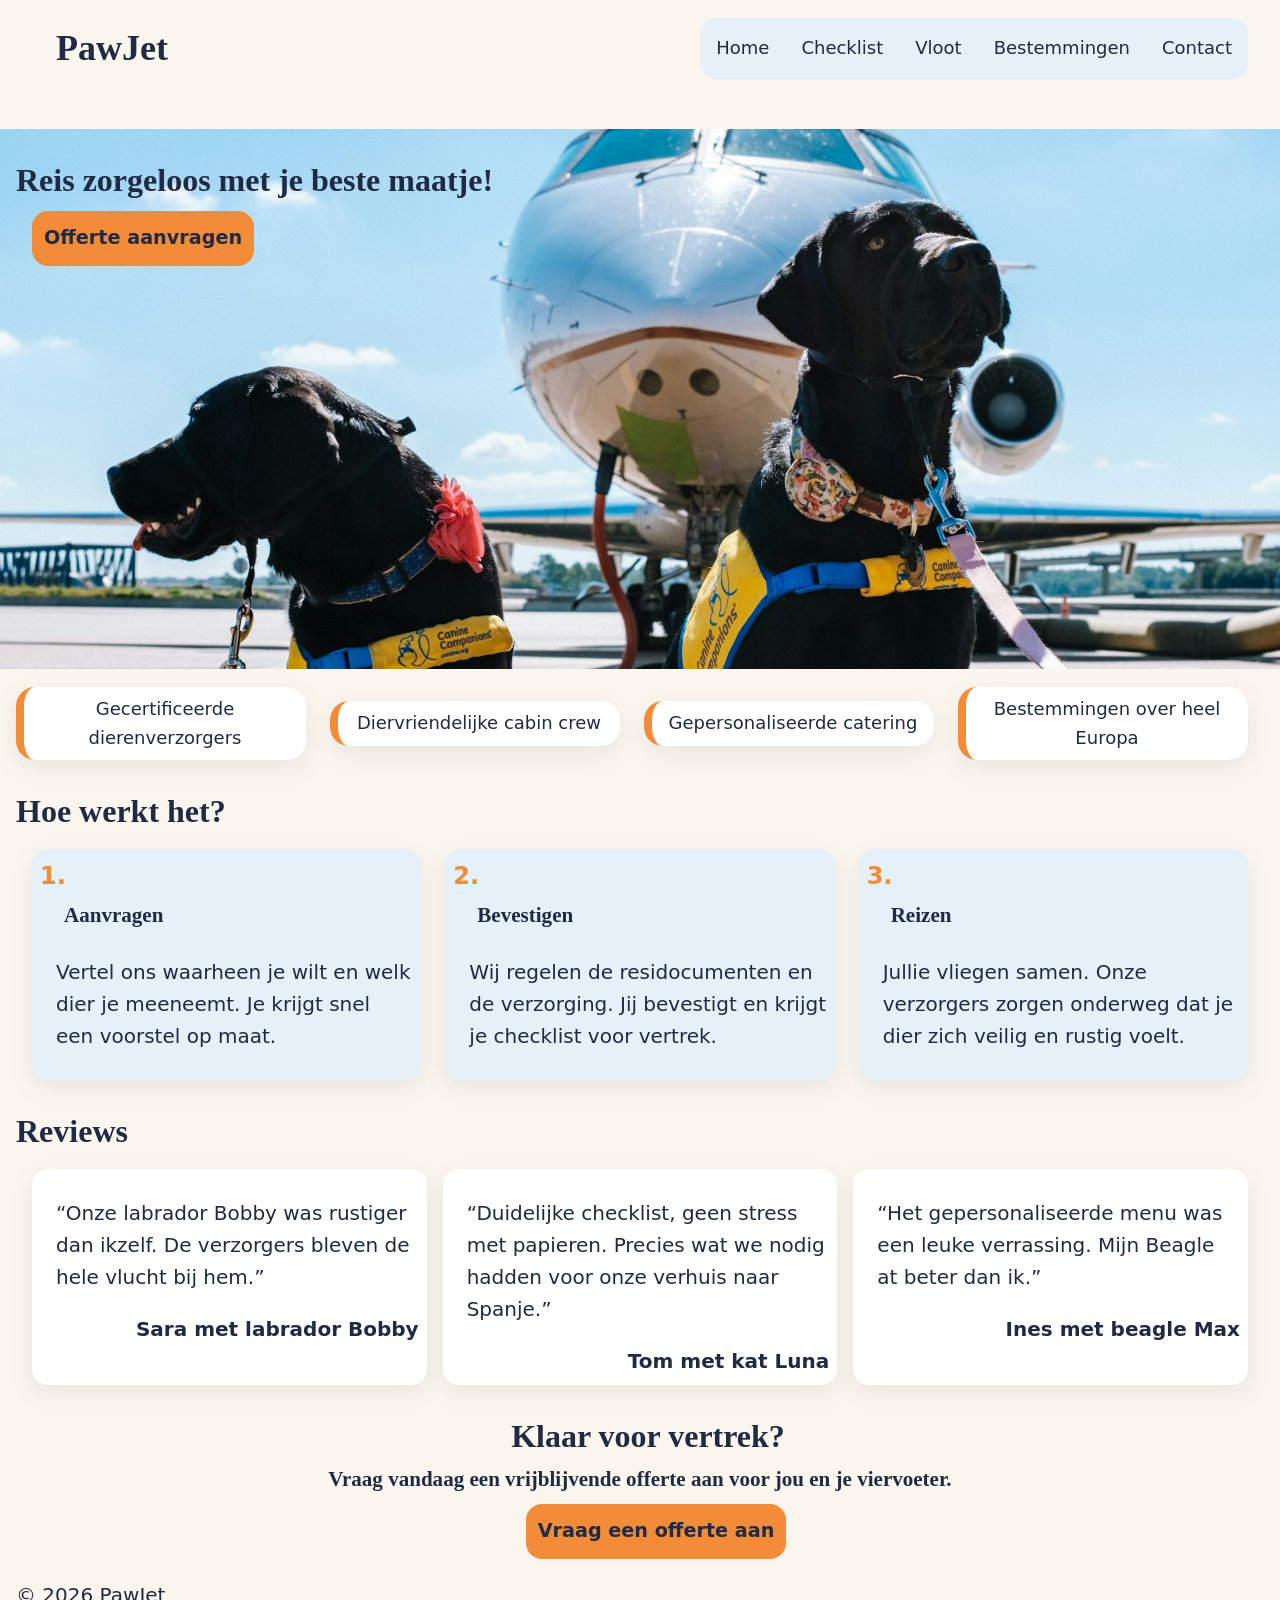
<file: index.html>
<!DOCTYPE html>
<html lang="nl">
<head>
    <meta charset="UTF-8">
    <meta name="viewport" content="width=device-width, initial-scale=1.0">
    <title>PawJet | Private jets for pets</title>
    <link rel="stylesheet" href="stylesheet.css">
</head>
<body>
    <header class="site-header">
        <h1> <a class="logo" href="index.html">PawJet</a></h1>
        <ul class="nav-lijst">
            <li><a href="index.html">Home</a></li>
            <li><a href="checklist.html">Checklist</a></li>
            <li><a href="vloot.html">Vloot</a></li>
            <li><a href="bestemmingen.html">Bestemmingen</a></li>
            <li><a href="contact.html">Contact</a></li>
        </ul>
    </header>
    <main>
        <section class="index-intro">
            <h2 class="section-tittel">Reis zorgeloos met je beste maatje!</h2>
            <a class="offerte-knop" href="contact.html">Offerte aanvragen</a>
        </section>

        <section class="index-voordelen">
            <ul>
                <li>Gecertificeerde dierenverzorgers</li>
                <li>Diervriendelijke cabin crew</li>
                <li>Gepersonaliseerde catering</li>
                <li>Bestemmingen over heel Europa</li>
            </ul>
        </section>

        <section class="index-werking">
            <h2 class="section-tittel">Hoe werkt het?</h2>
            <ol>
                <li>
                    <h3 class="werking-stap">Aanvragen</h3>
                    <p>Vertel ons waarheen je wilt en welk dier je meeneemt. Je krijgt snel een voorstel op maat.</p>
                </li>
                <li>
                    <h3 class="werking-stap">Bevestigen</h3>
                    <p>Wij regelen de residocumenten en de verzorging. Jij bevestigt en krijgt je checklist voor vertrek.</p>
                </li>
                <li>
                    <h3 class="werking-stap">Reizen</h3>
                    <p>Jullie vliegen samen. Onze verzorgers zorgen onderweg dat je dier zich veilig en rustig voelt.</p>
                </li>
            </ol>
        </section>

        <section class="index-beoordelingen">
            <h2 class="section-tittel">Reviews</h2>
            <ul>
                <li>
                    <p class="beoordeling">“Onze labrador Bobby was rustiger dan ikzelf. De verzorgers bleven de hele vlucht bij hem.”</p>
                    <p class="beoordeler">Sara met labrador Bobby</p>
                </li>
                <li>
                    <p class="beoordeling">“Duidelijke checklist, geen stress met papieren. Precies wat we nodig hadden voor onze verhuis naar Spanje.”</p>
                    <p class="beoordeler">Tom met kat Luna</p>
                </li>
                <li>
                    <p class="beoordeling">“Het gepersonaliseerde menu was een leuke verrassing. Mijn Beagle at beter dan ik.”</p>
                    <p class="beoordeler">Ines met beagle Max</p>
                </li>
            </ul>
        </section>

        <section class="slot">
            <h2 class="section-tittel">Klaar voor vertrek?</h2>
            <h3>Vraag vandaag een vrijblijvende offerte aan voor jou en je viervoeter.</h3>
            <a class="offerte-knop" href="contact.html">Vraag een offerte aan</a>
        </section>

    </main>

    <footer class="home">
        <p>&copy; 2026 PawJet</p>
    </footer>

</body>
</html>
</file>
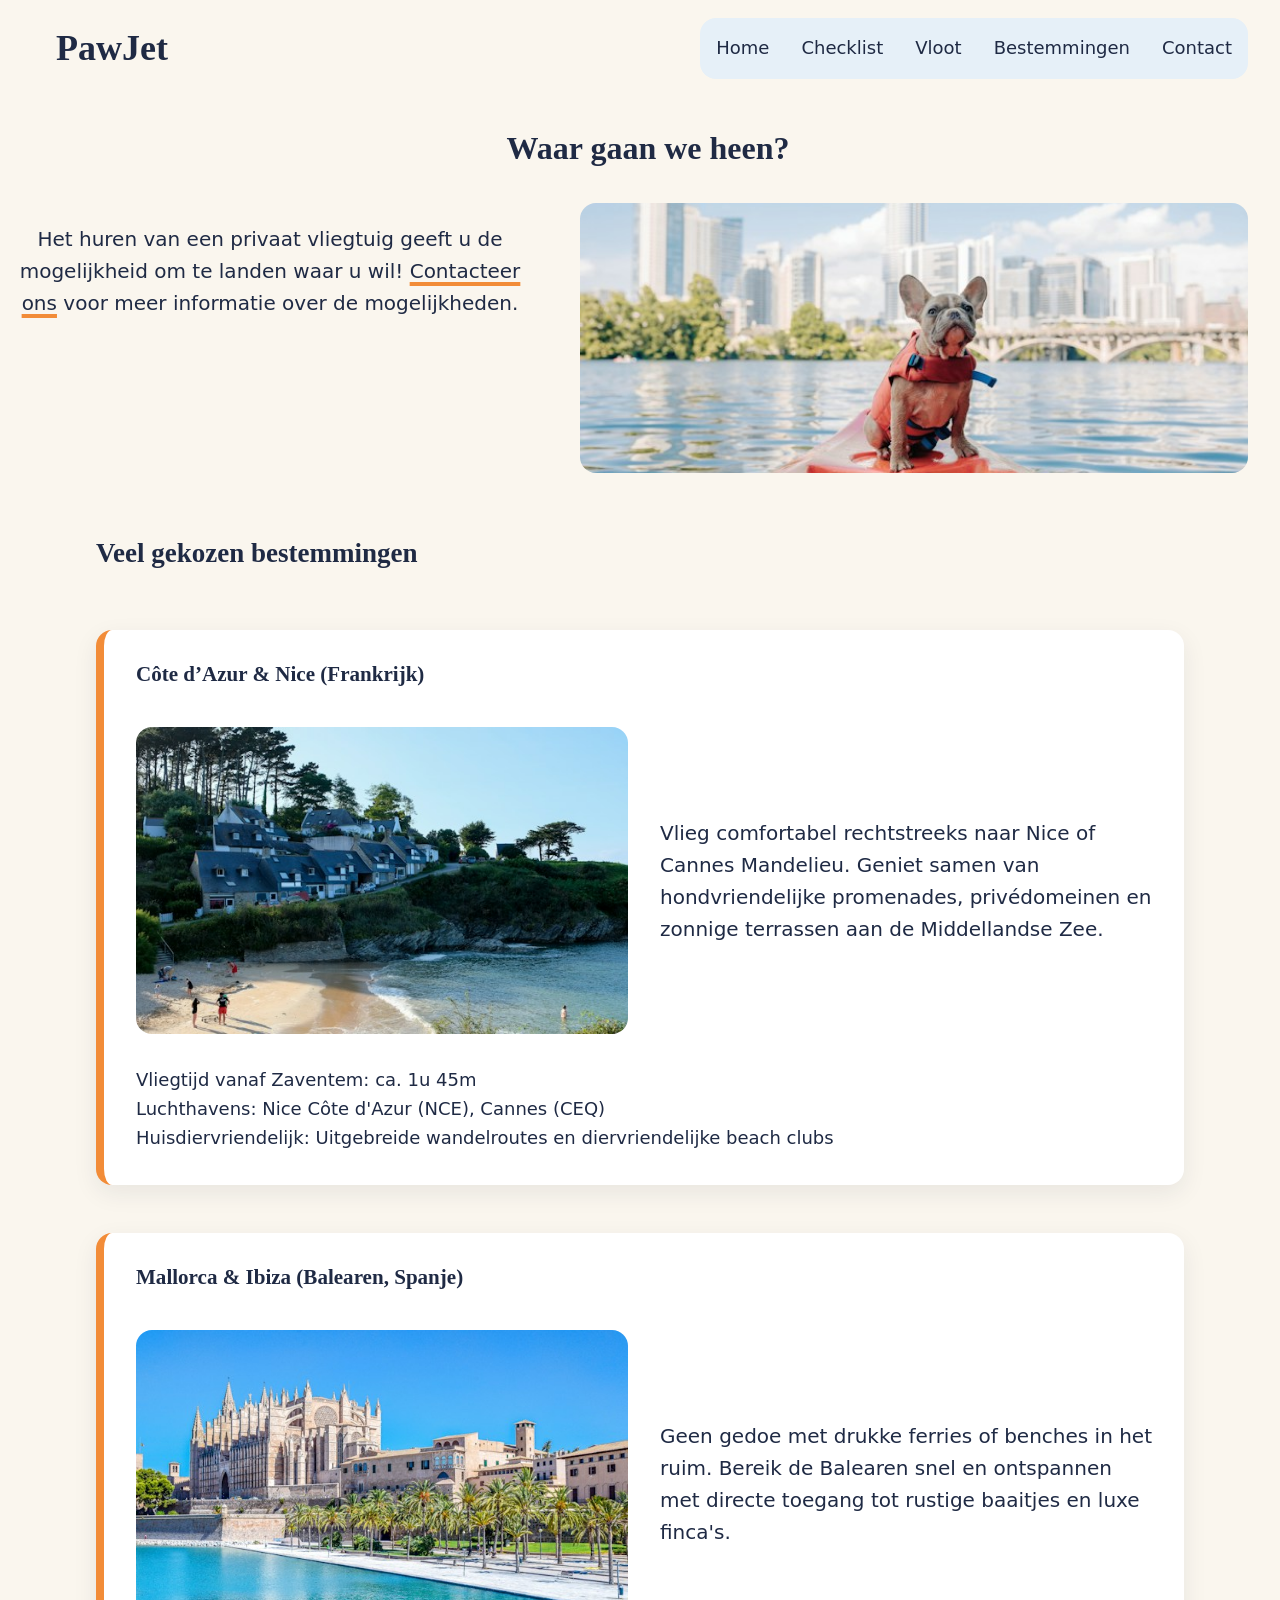
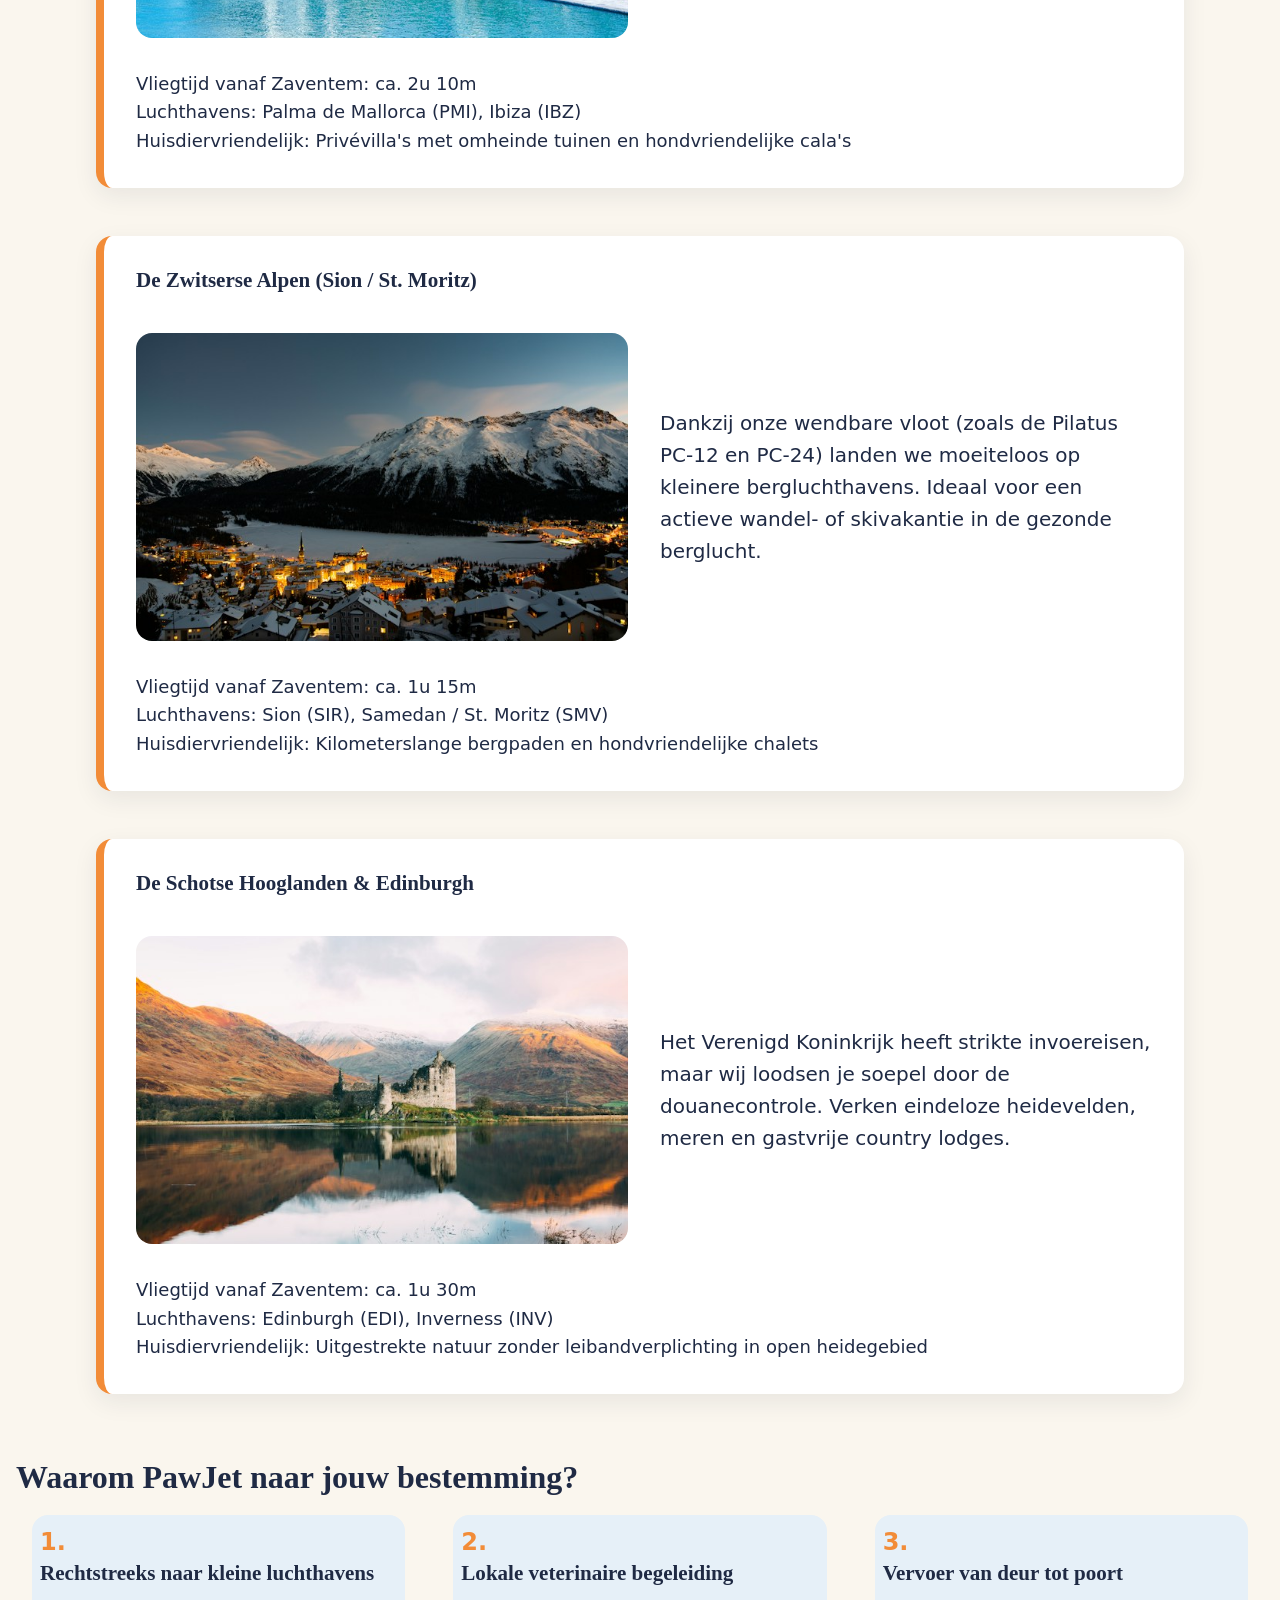
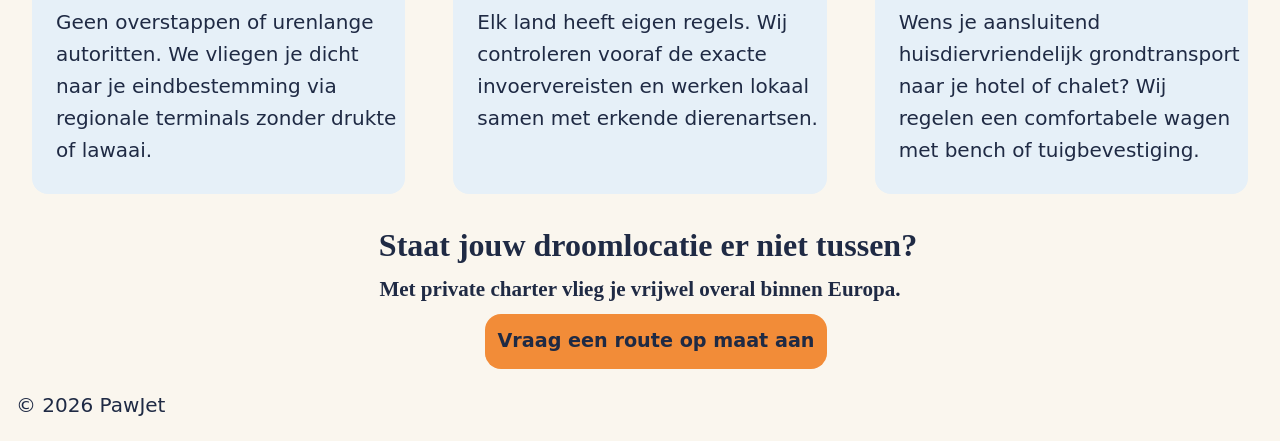
<file: bestemmingen.html>
<!DOCTYPE html>
<html lang="nl">

<head>
    <meta charset="UTF-8">
    <meta name="viewport" content="width=device-width, initial-scale=1.0">
    <title>PawJet - Bestemmingen</title>
    <link rel="stylesheet" href="stylesheet.css">
</head>

<body>
    <header class="site-header">
        <h1> <a class="logo" href="index.html">PawJet</a></h1>
        <ul class="nav-lijst">
            <li><a href="index.html">Home</a></li>
            <li><a href="checklist.html">Checklist</a></li>
            <li><a href="vloot.html">Vloot</a></li>
            <li><a href="bestemmingen.html">Bestemmingen</a></li>
            <li><a href="contact.html">Contact</a></li>
        </ul>
    </header>

    <section class="bestemmingen-intro">
        <h2 class="section-tittel">Waar gaan we heen?</h2>
        <p>Het huren van een privaat vliegtuig geeft u de mogelijkheid om te landen waar u wil! <a
                href="contact.html">Contacteer ons</a> voor meer informatie over de mogelijkheden.</p>
        <img id="foto-bestemmingen" src="img/bestemmingen.jpg" alt="Hond op kajak met een skyline op de achtergrond.">
    </section>

    <section class="bestemmingen">
        <h2>Veel gekozen bestemmingen</h2>
        <article class="bestemming">
            <h3>Côte d’Azur &amp; Nice (Frankrijk)</h3>
                <img src="img/cote-dasur.jpg" alt="Foto van een klein strandje aan de Côte d’Azur"
                class="foto-bestemming">
            <p>Vlieg comfortabel rechtstreeks naar Nice of Cannes Mandelieu. Geniet samen van hondvriendelijke
                promenades, privédomeinen en zonnige terrassen aan de Middellandse Zee.</p>
            <ul class="toestel-specificaties">
                <li>Vliegtijd vanaf Zaventem: ca. 1u 45m</li>
                <li>Luchthavens: Nice Côte d'Azur (NCE), Cannes (CEQ)</li>
                <li>Huisdiervriendelijk: Uitgebreide wandelroutes en diervriendelijke beach clubs</li>
            </ul>
        </article>

        <article class="bestemming">
            <h3>Mallorca &amp; Ibiza (Balearen, Spanje)</h3>
             <img src="img/mallorca.jpg" alt="Foto van de cultuur in Mallorca" class="foto-bestemming">
            <p>Geen gedoe met drukke ferries of benches in het ruim. Bereik de Balearen snel en ontspannen met
                directe toegang tot rustige baaitjes en luxe finca's.</p>
            <ul class="toestel-specificaties">
                <li>Vliegtijd vanaf Zaventem: ca. 2u 10m</li>
                <li>Luchthavens: Palma de Mallorca (PMI), Ibiza (IBZ)</li>
                <li>Huisdiervriendelijk: Privévilla's met omheinde tuinen en hondvriendelijke cala's</li>
            </ul>
        </article>

        <article class="bestemming">
            <h3>De Zwitserse Alpen (Sion / St. Moritz)</h3>
            <img src="img/st-moritz.jpg" alt="Een dorpje in sneeuwachtig gebied met bergtoppen op de achtergrond." class="foto-bestemming">
            <p>Dankzij onze wendbare vloot (zoals de Pilatus PC-12 en PC-24) landen we moeiteloos op kleinere
                bergluchthavens. Ideaal voor een actieve wandel- of skivakantie in de gezonde berglucht.</p>
            <ul class="toestel-specificaties">
                <li>Vliegtijd vanaf Zaventem: ca. 1u 15m</li>
                <li>Luchthavens: Sion (SIR), Samedan / St. Moritz (SMV)</li>
                <li>Huisdiervriendelijk: Kilometerslange bergpaden en hondvriendelijke chalets</li>
            </ul>
        </article>

        <article class="bestemming">
            <h3>De Schotse Hooglanden &amp; Edinburgh</h3>
            <img src="img/schotse-hooglanden.jpg" alt="Kasteel in de Schotse Hooglanden." class="foto-bestemming">
            <p>Het Verenigd Koninkrijk heeft strikte invoereisen, maar wij loodsen je soepel door de douanecontrole.
                Verken eindeloze heidevelden, meren en gastvrije country lodges.</p>
            <ul class="toestel-specificaties">
                <li>Vliegtijd vanaf Zaventem: ca. 1u 30m</li>
                <li>Luchthavens: Edinburgh (EDI), Inverness (INV)</li>
                <li>Huisdiervriendelijk: Uitgestrekte natuur zonder leibandverplichting in open heidegebied</li>
            </ul>
        </article>
    </section>


    <section class="bestemmingen-werking">
        <h2 class="section-tittel">Waarom PawJet naar jouw bestemming?</h2>
        <ol>
            <li  class="werking-stap">
                <h3>Rechtstreeks naar kleine luchthavens</h3>
                <p>Geen overstappen of urenlange autoritten. We vliegen je dicht naar je eindbestemming via regionale
                    terminals zonder drukte of lawaai.</p>
            </li>
            <li  class="werking-stap"> 
                <h3>Lokale veterinaire begeleiding</h3>
                <p>Elk land heeft eigen regels. Wij controleren vooraf de exacte invoervereisten en werken lokaal samen
                    met erkende dierenartsen.</p>
            </li>
            <li  class="werking-stap">
                <h3>Vervoer van deur tot poort</h3>
                <p>Wens je aansluitend huisdiervriendelijk grondtransport naar je hotel of chalet? Wij regelen een
                    comfortabele wagen met bench of tuigbevestiging.</p>
            </li>
        </ol>
    </section>

    <section class="slot">
        <h2 class="section-tittel">Staat jouw droomlocatie er niet tussen?</h2>
        <h3>Met private charter vlieg je vrijwel overal binnen Europa.</h3>
        <a class="offerte-knop" href="contact.html">Vraag een route op maat aan</a>
    </section>



    <footer class="home">
        <p>&copy; 2026 PawJet</p>
    </footer>
</body>

</html>
</file>
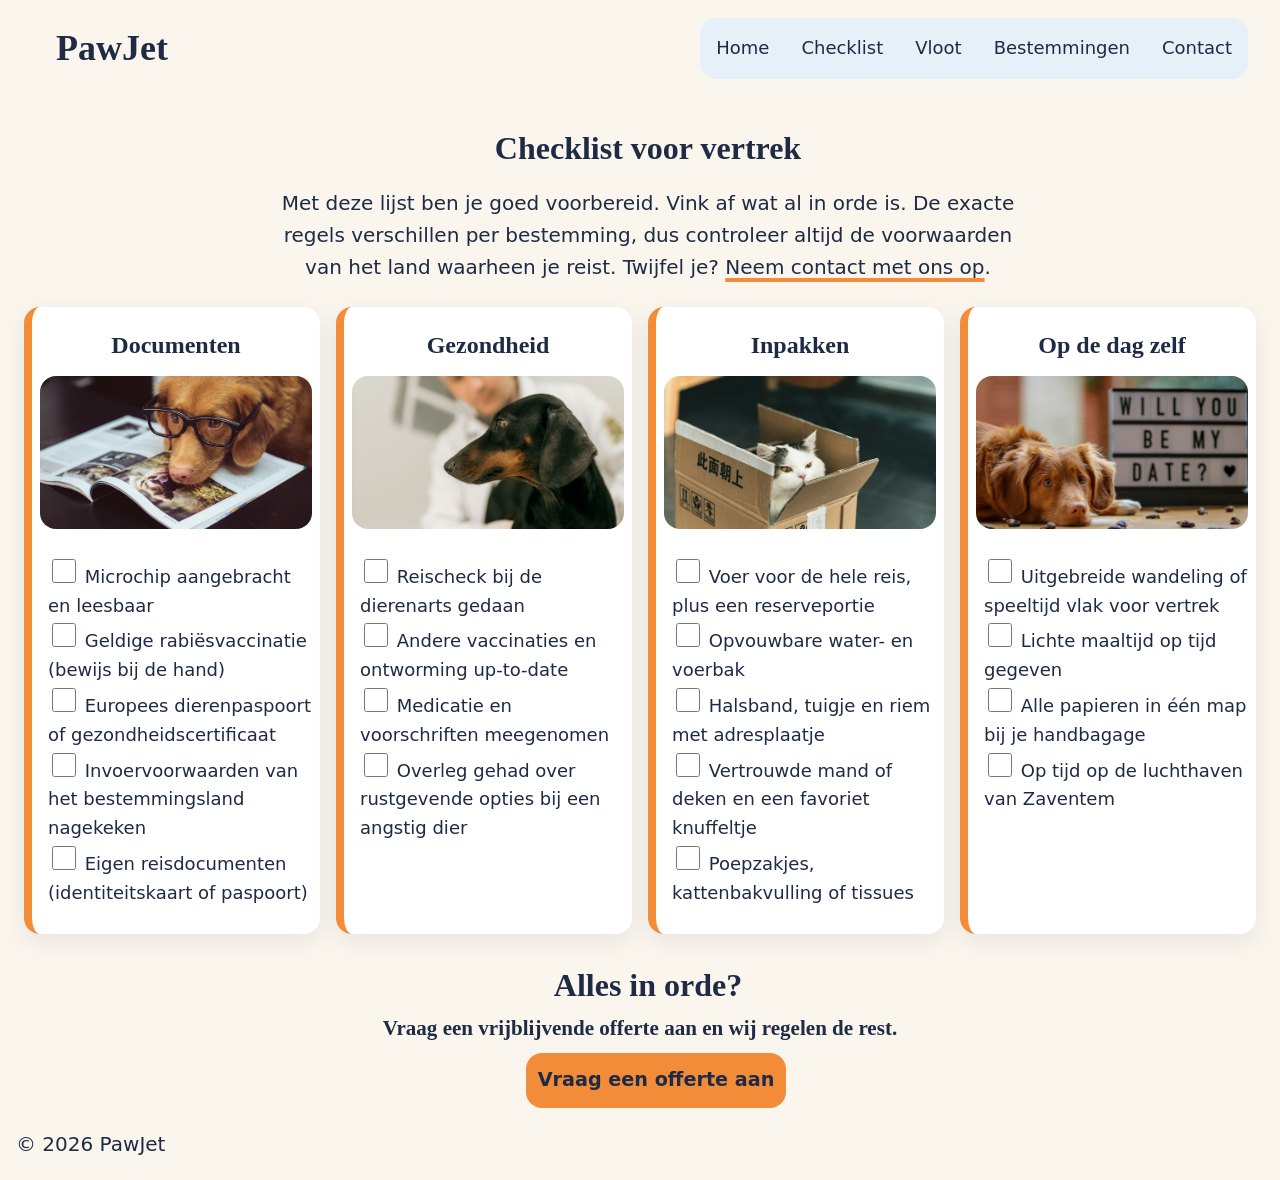
<file: checklist.html>
<!DOCTYPE html>
<html lang="nl">

<head>
    <meta charset="UTF-8">
    <meta name="viewport" content="width=device-width, initial-scale=1.0">
    <title>PawJet Checklist</title>
    <link rel="stylesheet" href="stylesheet.css">
</head>

<body>
    <header class="site-header">
        <h1> <a class="logo" href="index.html">PawJet</a></h1>
        <ul class="nav-lijst">
            <li><a href="index.html">Home</a></li>
            <li><a href="checklist.html">Checklist</a></li>
            <li><a href="vloot.html">Vloot</a></li>
            <li><a href="bestemmingen.html">Bestemmingen</a></li>
            <li><a href="contact.html">Contact</a></li>
        </ul>
    </header>


    <section class="checklist-intro">
        <h2 class="section-tittel">Checklist voor vertrek</h2>
        <p>Met deze lijst ben je goed voorbereid. Vink af wat al in orde is. De exacte regels verschillen per
            bestemming, dus controleer altijd de voorwaarden van het land waarheen je reist. Twijfel je? <a
                href="contact.html">Neem contact met ons op</a>.</p>
    </section>

    <section class="checklist-inhoud">

        <article class="checklist-blok">
            <h3>Documenten</h3>
            <img id="img-documenten" src="img/documenten_hond.jpg" alt="Hond met bril die op documenten rust.">
            <ul class="checklist-lijst">
                <li>
                    <input type="checkbox" id="doc-chip" name="doc-chip">
                    <label for="doc-chip">Microchip aangebracht en leesbaar</label>
                </li>
                <li>
                    <input type="checkbox" id="doc-rabies" name="doc-rabies">
                    <label for="doc-rabies">Geldige rabiësvaccinatie (bewijs bij de hand)</label>
                </li>
                <li>
                    <input type="checkbox" id="doc-paspoort" name="doc-paspoort">
                    <label for="doc-paspoort">Europees dierenpaspoort of gezondheidscertificaat</label>
                </li>
                <li>
                    <input type="checkbox" id="doc-import" name="doc-import">
                    <label for="doc-import">Invoervoorwaarden van het bestemmingsland nagekeken</label>
                </li>
                <li>
                    <input type="checkbox" id="doc-id" name="doc-id">
                    <label for="doc-id">Eigen reisdocumenten (identiteitskaart of paspoort)</label>
                </li>
            </ul>
        </article>

        <article class="checklist-blok">
            <h3>Gezondheid</h3>
            <img id="img-gezondheid" src="img/gezondheid_hond.jpg" alt="Hond bij de dierenarts.">
            <ul class="checklist-lijst">
                <li>
                    <input type="checkbox" id="gez-dierenarts" name="gez-dierenarts">
                    <label for="gez-dierenarts">Reischeck bij de dierenarts gedaan</label>
                </li>
                <li>
                    <input type="checkbox" id="gez-vaccins" name="gez-vaccins">
                    <label for="gez-vaccins">Andere vaccinaties en ontworming up-to-date</label>
                </li>
                <li>
                    <input type="checkbox" id="gez-medicatie" name="gez-medicatie">
                    <label for="gez-medicatie">Medicatie en voorschriften meegenomen</label>
                </li>
                <li>
                    <input type="checkbox" id="gez-rust" name="gez-rust">
                    <label for="gez-rust">Overleg gehad over rustgevende opties bij een angstig dier</label>
                </li>
            </ul>
        </article>

        <article class="checklist-blok">
            <h3>Inpakken</h3>
            <img id="img-inpakken" src="img/inpakken_kat.jpg" alt="Kat in kartonnen doos.">
            <ul class="checklist-lijst">
                <li>
                    <input type="checkbox" id="pak-voer" name="pak-voer">
                    <label for="pak-voer">Voer voor de hele reis, plus een reserveportie</label>
                </li>
                <li>
                    <input type="checkbox" id="pak-bakken" name="pak-bakken">
                    <label for="pak-bakken">Opvouwbare water- en voerbak</label>
                </li>
                <li>
                    <input type="checkbox" id="pak-riem" name="pak-riem">
                    <label for="pak-riem">Halsband, tuigje en riem met adresplaatje</label>
                </li>
                <li>
                    <input type="checkbox" id="pak-mand" name="pak-mand">
                    <label for="pak-mand">Vertrouwde mand of deken en een favoriet knuffeltje</label>
                </li>
                <li>
                    <input type="checkbox" id="pak-hygiene" name="pak-hygiene">
                    <label for="pak-hygiene">Poepzakjes, kattenbakvulling of tissues</label>
                </li>
            </ul>
        </article>

        <article class="checklist-blok">
            <h3>Op de dag zelf</h3>
            <img id="img-op-de-dag" src="img/datum-hond.jpg" alt="Hond naast 'Will you be my date' bord.">
            <ul class="checklist-lijst">
                <li>
                    <input type="checkbox" id="dag-wandeling" name="dag-wandeling">
                    <label for="dag-wandeling">Uitgebreide wandeling of speeltijd vlak voor vertrek</label>
                </li>
                <li>
                    <input type="checkbox" id="dag-eten" name="dag-eten">
                    <label for="dag-eten">Lichte maaltijd op tijd gegeven</label>
                </li>
                <li>
                    <input type="checkbox" id="dag-papieren" name="dag-papieren">
                    <label for="dag-papieren">Alle papieren in één map bij je handbagage</label>
                </li>
                <li>
                    <input type="checkbox" id="dag-aankomst" name="dag-aankomst">
                    <label for="dag-aankomst">Op tijd op de luchthaven van Zaventem</label>
                </li>
            </ul>
        </article>

    </section>

    <section class="slot">
        <h2 class="section-tittel">Alles in orde?</h2>
        <h3>Vraag een vrijblijvende offerte aan en wij regelen de rest.</h3>
        <a class="offerte-knop" href="contact.html">Vraag een offerte aan</a>
    </section>


    <footer class="home">
        <p>&copy; 2026 PawJet</p>
    </footer>

</body>

</html>
</file>
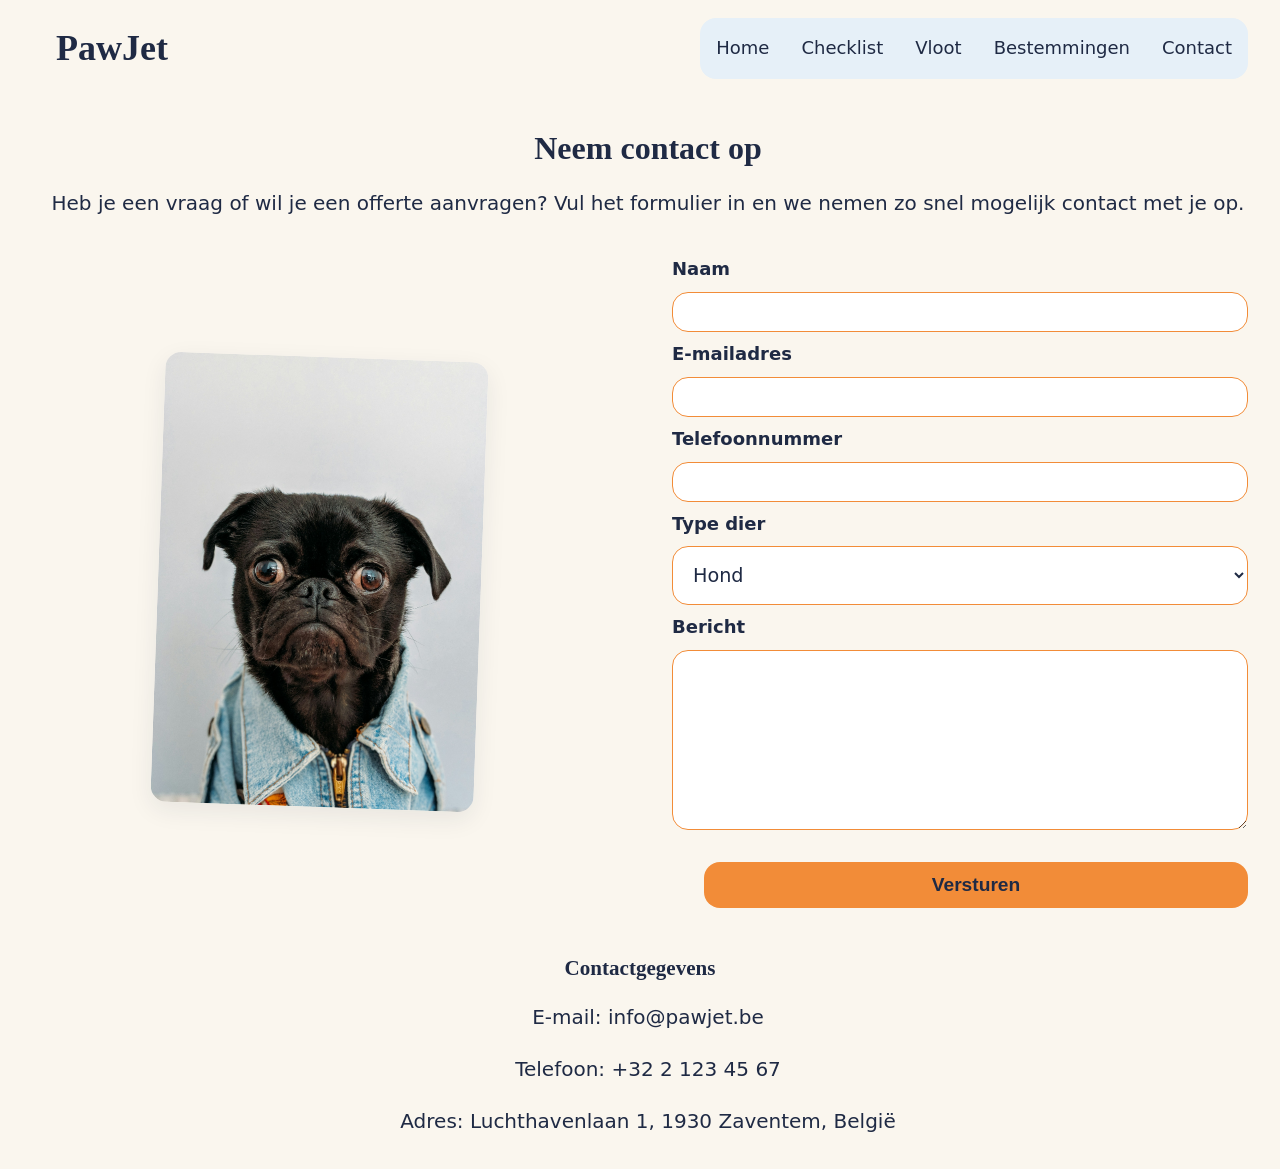
<file: contact.html>
<!DOCTYPE html>
<html lang="nl">
<head>
    <meta charset="UTF-8">
    <meta name="viewport" content="width=device-width, initial-scale=1.0">
    <title>PawJet Contact</title>
    <link rel="stylesheet" href="stylesheet.css">
</head>
<body>
    <header class="site-header">
        <h1> <a class="logo" href="index.html">PawJet</a></h1>
        <ul class="nav-lijst">
            <li><a href="index.html">Home</a></li>
            <li><a href="checklist.html">Checklist</a></li>
            <li><a href="vloot.html">Vloot</a></li>
            <li><a href="bestemmingen.html">Bestemmingen</a></li>
            <li><a href="contact.html">Contact</a></li>
        </ul>
    </header>

    <section class="contact-intro">
        <h2 class="section-tittel">Neem contact op</h2>
        <p>Heb je een vraag of wil je een offerte aanvragen? Vul het formulier in en we nemen zo snel mogelijk contact met je op.</p>
    </section>

    <section class="contact-inhoud">
            <img id="hond-aangekleed" src="img/hond_aangekleed.jpg" alt="Hond aangekleed met een jeans jasje.">
            <form class="contact-formulier" action="#" method="post">
                <label class="form-label" for="naam">Naam</label>
                <input class="form-input" type="text" id="naam" name="naam" required>
 
                <label class="form-label" for="email">E-mailadres</label>
                <input class="form-input" type="email" id="email" name="email" required>
 
                <label class="form-label" for="telefoon">Telefoonnummer</label>
                <input class="form-input" type="tel" id="telefoon" name="telefoon">
 
                <label class="form-label" for="dier">Type dier</label>
                <select class="form-select" id="dier" name="dier">
                    <option value="hond">Hond</option>
                    <option value="kat">Kat</option>
                    <option value="ander">Ander</option>
                </select>
 
                <label class="form-label" for="bericht">Bericht</label>
                <textarea id="bericht" name="bericht" rows="5" required></textarea>
                <button class="offerte-knop" type="submit">Versturen</button>
            </form>
        </section>

        <section class="contact-gegevens">
            <h3>Contactgegevens</h3>
            <p>E-mail: info@pawjet.be</p>
            <p>Telefoon: +32 2 123 45 67</p>
            <p>Adres: Luchthavenlaan 1, 1930 Zaventem, België</p>
        </section>

</body>
</html>
</file>
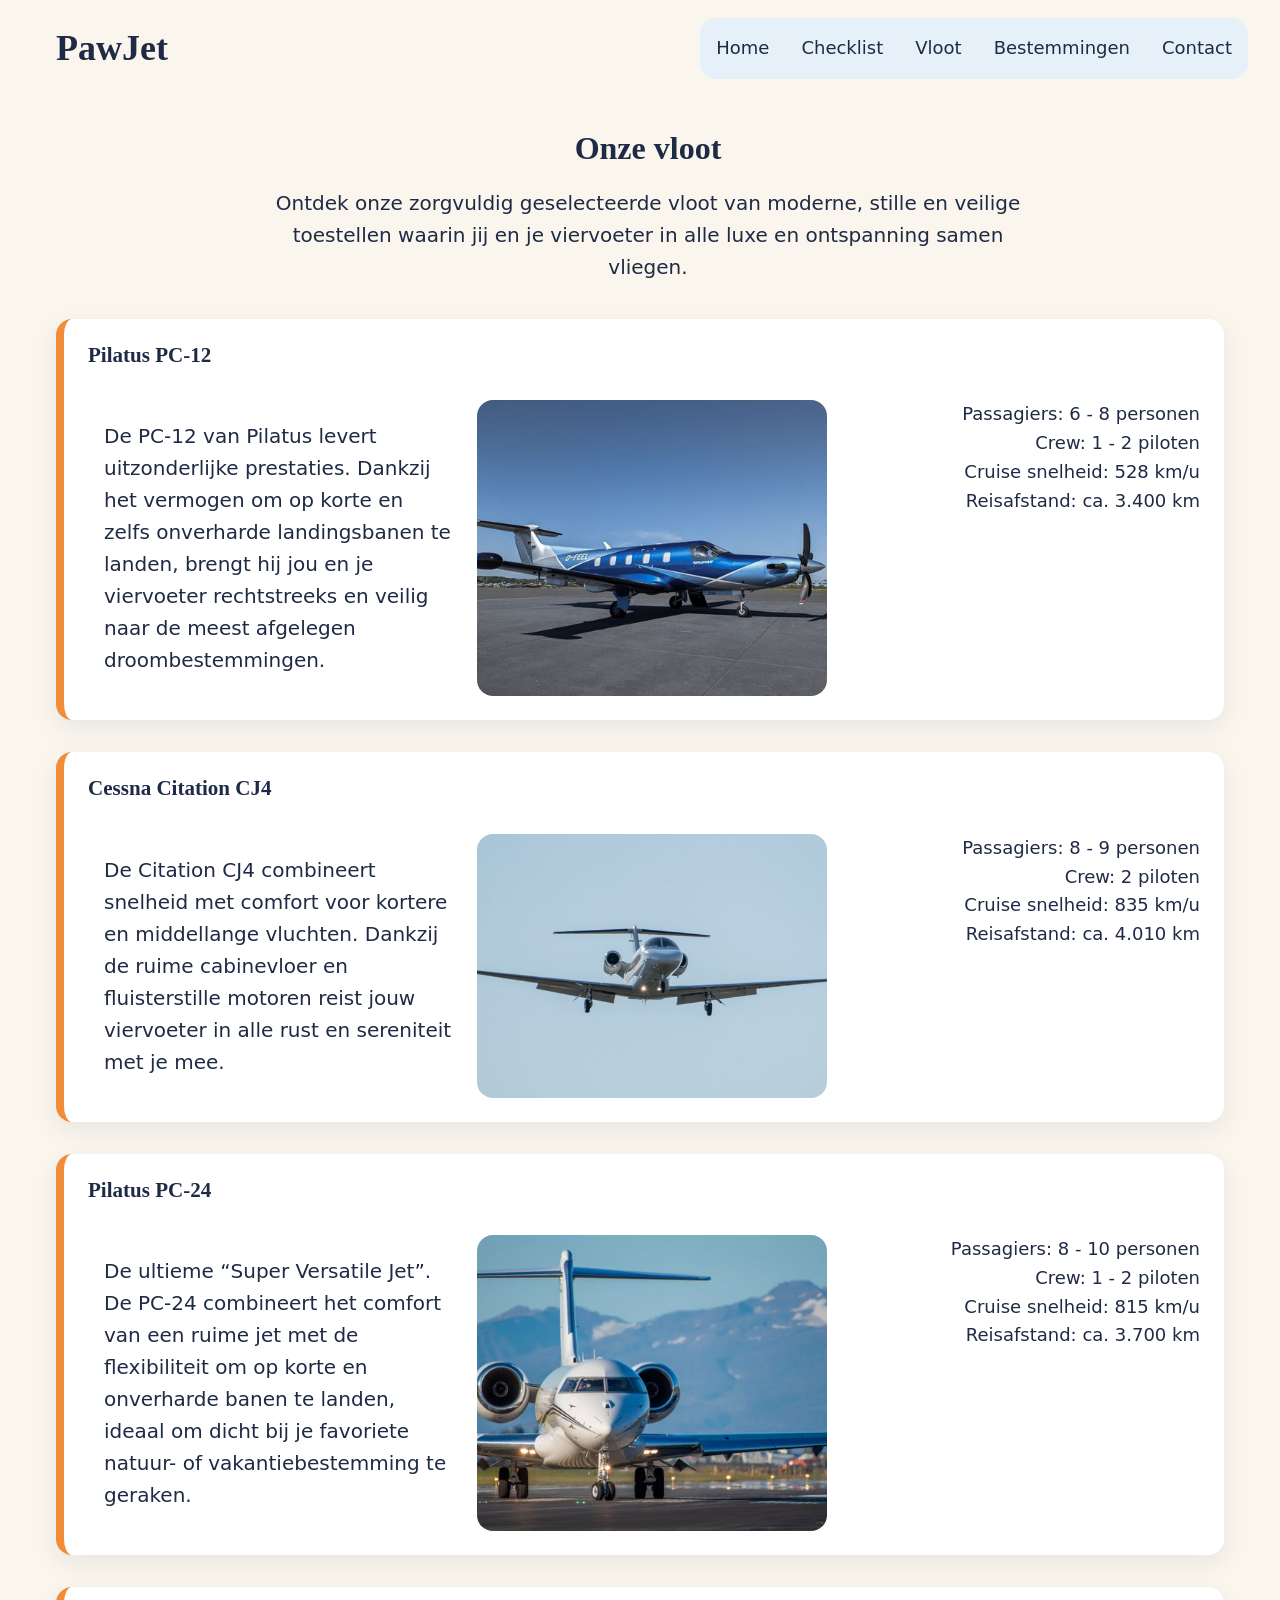
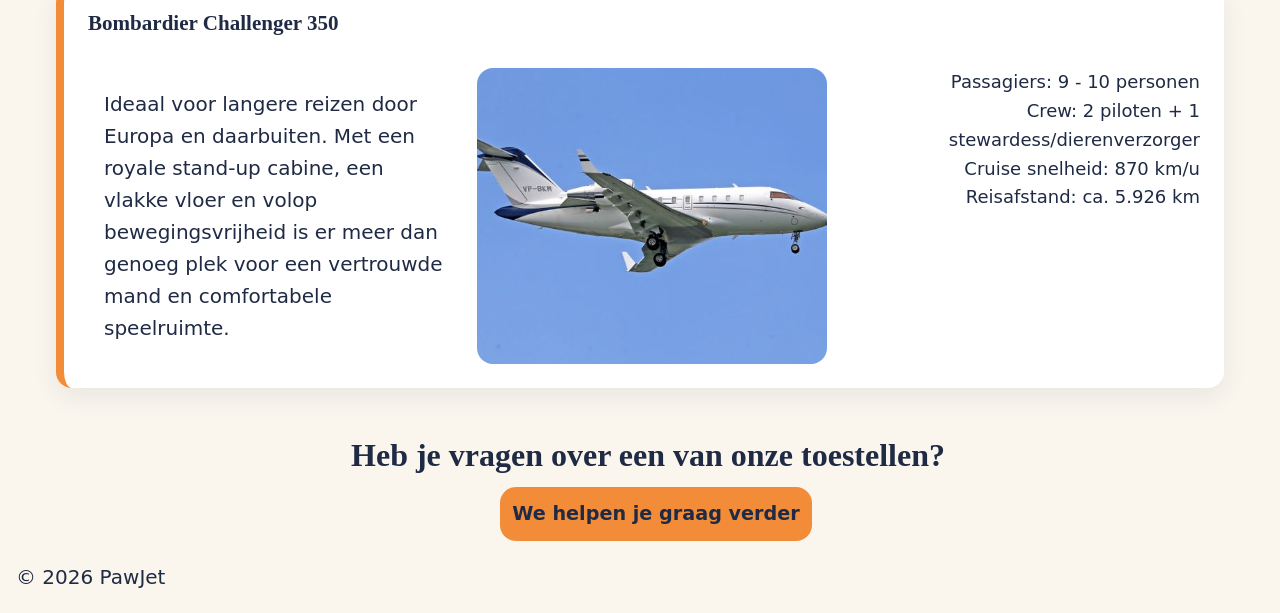
<file: vloot.html>
<!DOCTYPE html>
<html lang="nl">
<head>
    <meta charset="UTF-8">
    <meta name="viewport" content="width=device-width, initial-scale=1.0">
    <title>PawJet - Vloot</title>
    <link rel="stylesheet" href="stylesheet.css">
</head>
<body class="vloot">
    <header class="site-header">
        <h1> <a class="logo" href="index.html">PawJet</a></h1>
        <ul class="nav-lijst">
            <li><a href="index.html">Home</a></li>
            <li><a href="checklist.html">Checklist</a></li>
            <li><a href="vloot.html">Vloot</a></li>
            <li><a href="bestemmingen.html">Bestemmingen</a></li>
            <li><a href="contact.html">Contact</a></li>
        </ul>
    </header>

    <section class="vloot-intro">
        <h2 class="section-tittel">Onze vloot</h2>
        <p>Ontdek onze zorgvuldig geselecteerde vloot van moderne, stille en veilige toestellen waarin jij en je viervoeter in alle luxe en ontspanning samen vliegen.</p>
    </section>

    <section class="toestellen">
        <article class="toestel">
            <h3>Pilatus PC-12</h3>
            <p>De PC-12 van Pilatus levert uitzonderlijke prestaties. Dankzij het vermogen om op korte en zelfs onverharde landingsbanen te landen, brengt hij jou en je viervoeter rechtstreeks en veilig naar de meest afgelegen droombestemmingen.</p>
            <img src="img/pilatus_pc12.jpg" alt="Foto van een Pilatus PC-12 turbopropellor vliegtuig."  class="foto-toestel"  id= "foto-pc12">
            <ul class="toestel-specificaties">
                <li>Passagiers: 6 - 8 personen</li>
                <li>Crew: 1 - 2 piloten</li>
                <li>Cruise snelheid: 528 km/u</li>
                <li>Reisafstand: ca. 3.400 km</li>
            </ul>
        </article>

        <article class="toestel">
            <h3>Cessna Citation CJ4</h3>
            <p>De Citation CJ4 combineert snelheid met comfort voor kortere en middellange vluchten. Dankzij de ruime cabinevloer en fluisterstille motoren reist jouw viervoeter in alle rust en sereniteit met je mee.</p>
            <img src="img/cessna.jpg" alt="Foto van een Cessna Citation CJ4 privé jet" class="foto-toestel" id="foto-cessna">
            <ul class="toestel-specificaties">
                <li>Passagiers: 8 - 9 personen</li>
                <li>Crew: 2 piloten</li>
                <li>Cruise snelheid: 835 km/u</li>
                <li>Reisafstand: ca. 4.010 km</li>
            </ul>
        </article>

        <article class="toestel">
            <h3>Pilatus PC-24</h3>
            <p>De ultieme “Super Versatile Jet”. De PC-24 combineert het comfort van een ruime jet met de flexibiliteit om op korte en onverharde banen te landen, ideaal om dicht bij je favoriete natuur- of vakantiebestemming te geraken.</p>
            <img src="img/pilatus_pc24.jpg" alt="Foto van een Pilatus PC-24 ptivé jet" class="foto-toestel" id="foto-pc24">
            <ul class="toestel-specificaties">
                <li>Passagiers: 8 - 10 personen</li>
                <li>Crew: 1 - 2 piloten</li>
                <li>Cruise snelheid: 815 km/u</li>
                <li>Reisafstand: ca. 3.700 km</li>
            </ul>
        </article>

        <article class="toestel">
            <h3>Bombardier Challenger 350</h3>
            <p>Ideaal voor langere reizen door Europa en daarbuiten. Met een royale stand-up cabine, een vlakke vloer en volop bewegingsvrijheid is er meer dan genoeg plek voor een vertrouwde mand en comfortabele speelruimte.</p>
            <img src="img/bombardier.jpg" alt="Foto van een Bombardier Challenger 350 privé jet" class="foto-toestel" id="foto-bombardier">
            <ul class="toestel-specificaties">
                <li>Passagiers: 9 - 10 personen</li>
                <li>Crew: 2 piloten + 1 stewardess/dierenverzorger</li>
                <li>Cruise snelheid: 870 km/u</li>
                <li>Reisafstand: ca. 5.926 km</li>
            </ul>
        </article>
    </section>

    <section class="slot">
        <h2 class="section-tittel">Heb je vragen over een van onze toestellen?</h2>
        <a class="offerte-knop" href="contact.html">We helpen je graag verder</a>
    </section>

    <footer class="home">
        <p>&copy; 2026 PawJet</p>
    </footer>
</body>
</html>
</file>
<file: stylesheet.css>
*,
*::before,
*::after {
    box-sizing: border-box;
}

:root {
    --achtergrond: #FAF6EE;
    --blauw: #E6F0F8;
    --wit: #FFFFFF;
    --tekst: #1F2A44;
    --accent: #F28C38;
    --accent-donker: #D9761F;
    --straal: 1rem;
}


.logo {
    text-decoration: none;
    color: var(--tekst);
}

body {
    margin: 0;
    background-color: var(--achtergrond);
    color: var(--tekst);
    font-family: system-ui, -apple-system, BlinkMacSystemFont, 'Segoe UI', Roboto, sans-serif;
    font-size: 1.125rem;
    line-height: 1.6;
    overflow-x: hidden;
}

h1,
h2,
h3 {
    font-family: Georgia, "Times New Roman", serif;
    line-height: 1.2;
    margin: 0 0 0.75rem;
}

p {
    margin-left: 1rem;
    font-size: 1.25rem;
}

.site-header {
    display: flex;
    flex-wrap: wrap;
    flex-direction: row;
    justify-content: space-between;
    margin-left: 1.5rem;
    text-align: center;
}

.site-header ul {
    display: flex;
    flex-wrap: wrap;
    list-style: none;
    gap: 2rem;
    margin-right: 2rem;
    background-color: var(--blauw);
    padding: 1rem;
    border-radius: var(--straal);
    justify-content: space-evenly;
}

.nav-lijst a {
    color: var(--tekst);
    text-decoration: none;
}


.nav-lijst a:hover {
    cursor: pointer;
    text-decoration: underline;
    text-decoration-color: var(--accent);
    text-underline-offset: .25rem;
    text-decoration-thickness: .25rem;
}

.section-tittel {
    margin-top: 2rem;
    margin-left: 1rem;
    font-size: 2rem;
}

.offerte-knop {
    display: inline-block;
    background-color: var(--accent);
    border-radius: var(--straal);
    padding: .75rem;
    color: var(--text);
    font-size: 1.2rem;
    font-weight: 700;
    text-decoration: none;
    margin-left: 2rem;
    border: none;
    cursor: pointer;
}

.offerte-knop:hover {
    background-color: var(--accent-donker);
}

.site-header h1 {
    margin: auto;
    margin-left: 2rem;
    margin-right: 5rem;
}

.index-intro {
    background-image: url("img/dogs_and_jet.jpg");
    background-size: cover;
    background-position: center;
    background-repeat: no-repeat;
    min-height: 60vh;
}

.index-intro h2 {
    padding-top: 2rem;
}

.index-voordelen ul {
    align-items: center;
    list-style: none;
    display: grid;
    gap: 1.5rem;
    grid-template-columns: repeat(auto-fit, minmax(min(100%, 18rem), 1fr));
    margin-left: 1rem;
    margin-right: 2rem;
    padding: 0;
}

.index-voordelen li {
    background-color: var(--wit);
    padding: .5rem;
    border-radius: 1.2rem;
    border-left: .5rem solid var(--accent);
    text-align: center;
    box-shadow: 0 0.5rem 1.5rem rgba(31, 42, 68, 0.08);
}

.index-werking ol {
    display: grid;
    gap: 1.5rem;
    grid-template-columns: repeat(auto-fit, minmax(min(100%, 18rem), 1fr));
    list-style-position: inside;
    margin-left: 2rem;
    margin-right: 2rem;
    padding: 0;
}

.index-werking li {
    background-color: var(--blauw);
    border-radius: var(--straal);
    padding: .5rem;
    box-shadow: 0 0.5rem 1.5rem rgba(31, 42, 68, 0.08);
}

.werking-stap {
    margin-left: 2rem;
    margin-right: 2rem;
}

.index-werking li::marker {
    color: var(--accent);
    font-weight: 800;
    font-size: 1.5rem;
}

.index-beoordelingen ul {
    display: grid;
    grid-template-columns: repeat(auto-fit, minmax(min(100%, 18rem), 1fr));
    gap: 1rem;
    list-style: none;
    margin-left: 2rem;
    margin-right: 2rem;
    padding: 0;
}

.index-beoordelingen li {
    background-color: var(--wit);
    border-radius: var(--straal);
    padding: .5rem;
    box-shadow: 0 0.5rem 1.5rem rgba(31, 42, 68, 0.08);
}

.index-beoordelingen .beoordeler {
    text-align: end;
    font-weight: 700;
    margin: auto;
}

.checklist-intro {
    max-width: 60vw;
    text-align: center;
    margin: auto;
}

.checklist-intro a {
    text-decoration: underline;
    color: var(--tekst);
    text-decoration-color: var(--accent);
    text-underline-offset: .25rem;
    text-decoration-thickness: .25rem;
}

.checklist-inhoud {
    display: grid;
    gap: 1rem;
    grid-template-columns: repeat(auto-fit, minmax(min(100%, 18rem), 1fr));
    justify-content: space-evenly;
    margin: 1.5rem;
}

.checklist-blok {
    background-color: var(--wit);
    padding: .5rem;
    border-radius: var(--straal);
    border-left: .5rem solid var(--accent);
    box-shadow: 0 0.5rem 1.5rem rgba(31, 42, 68, 0.08);
}

.checklist-blok h3 {
    text-align: center;
    font-weight: 700;
    font-size: 1.5rem;
    margin: 1rem;
}

.checklist-blok img {
    border-radius: var(--straal);
    max-width: 100%;
    aspect-ratio: 16/9;
    object-fit: cover;
}

.checklist-lijst {
    list-style: none;
    padding-left: 0.5rem;
}

.checklist-lijst input[type="checkbox"] {
    width: 1.5rem;
    height: 1.5rem;
    accent-color: var(--accent);
    cursor: pointer;
}

.checklist-lijst input[type="checkbox"]:checked {
    background-color: var(--accent);
    border-color: var(--accent);
}

.vloot-intro {
    text-align: center;
    margin: auto;
    max-width: 60vw;
}

.toestellen {
    display: flex;
    flex-direction: column;
    gap: 2rem;
    max-width: 75rem;
    padding: 1rem;
    margin: auto;
}

.toestel {
    display: flex;
    flex-wrap: wrap;
    gap: 1.5rem;
    background-color: var(--wit);
    border-radius: var(--straal);
    border-left: 0.5rem solid var(--accent);
    padding: 1.5rem;
    box-shadow: 0 0.5rem 1.5rem rgba(31, 42, 68, 0.08);
}

.toestel h3 {
    width: 100%;
    margin-bottom: 0.5rem;
}

.toestel img {
    flex: 1 1 min(100%, 20rem);
    min-width: 0;
    max-width: 100%;
    aspect-ratio: 16 / 10;
    object-fit: cover;
    border-radius: var(--straal);
}

.toestel p,
.toestel .toestel-specificaties {
    flex: 1 1 min(100%, 20rem);
    min-width: 0;
}

.toestel .toestel-specificaties {
    list-style: none;
    padding: 0;
    margin: 0;
    text-align: end;
}

.bestemmingen-intro {
    display: flex;
    flex-wrap: wrap;
    gap: 1.5rem;
    margin-bottom: 2rem;
    justify-content: center;
}

.bestemmingen-intro .section-tittel {
    width: 100%;
    text-align: center;
}

.bestemmingen-intro img {
    flex: 1 1 30rem;
    min-width: 0;
    max-width: 100%;
    aspect-ratio: 16/10;
    object-fit: cover;
    border-radius: var(--straal);
    max-height: 30vh;
    margin-right: 2rem;
    margin-left: 2rem;
}

.bestemmingen-intro p {
    text-align: center;
    max-width: 60vw;
    flex: 1 1 20rem;
    min-width: 0;
}

.bestemmingen-intro a {
    text-decoration: underline;
    text-decoration-color: var(--accent);
    text-underline-offset: .25rem;
    text-decoration-thickness: .25rem;
    color: var(--tekst);
}

.bestemmingen {
    display: flex;
    flex-direction: column;
    gap: 3rem;
    max-width: 70rem;
    margin: 0 auto;
    padding: 2rem 1rem;
}

.bestemming {
    display: flex;
    flex-wrap: wrap;
    align-items: center;
    gap: 2rem;
    background-color: var(--wit);
    padding: 2rem;
    border-radius: var(--straal);
    border-left: 0.5rem solid var(--accent);
    box-shadow: 0 0.5rem 1.5rem rgba(31, 42, 68, 0.08);
}

.bestemming h3 {
    width: 100%;
    margin: 0 0 0.5rem;
    text-align: left;
}

.bestemming img {
    flex: 1 1 min(100%, 20rem);
    min-width: 0;
    max-width: 100%;
    aspect-ratio: 16 / 10;
    object-fit: cover;
    border-radius: var(--straal);
}

.bestemming p,
.bestemming .toestel-specificaties {
    flex: 1 1 min(100%, 20rem);
    min-width: 0;
    margin: 0;
}

.bestemming .toestel-specificaties {
    list-style: none;
    padding: 0;
}

.bestemmingen-werking ol {
    display: grid;
    gap: 1rem;
    grid-template-columns: repeat(auto-fit, minmax(min(100%, 18rem), 1fr));
    list-style-position: inside;
    padding: 0;
    margin-left: 1rem;
    margin-right: 1rem;
}

.werking-stap {
    background-color: var(--blauw);
    padding: .5rem;
    border-radius: var(--straal);
    margin-right: 1rem;
    margin-left: 1rem;
}

.werking-stap::marker {
    color: var(--accent);
    font-weight: 800;
    font-size: 1.5rem;
}

.contact-intro {
    text-align: center;
    margin-left: 2rem;
    margin-right: 2rem;
}

.contact-inhoud {
    display: grid;
    gap: 2rem;
    grid-template-columns: repeat(auto-fit, minmax(min(100%, 18rem), 1fr));
    margin-left: 1rem;
    margin-right: 1rem;
}

#hond-aangekleed {
    max-width: min(100%, 35vw);
    max-height: 50vh;
    border-radius: var(--straal);
    rotate: 2deg;
    margin: auto;
    align-self: center;
    box-shadow: 0 0.5rem 1.5rem rgba(31, 42, 68, 0.08);
}

.contact-formulier {
    display: flex;
    gap: .5rem;
    flex-direction: column;
    margin: 1rem;
}

.form-label {
    font-weight: 700;
}

.form-input {
    padding: .5rem;
    border: 1px solid var(--accent);
    border-radius: var(--straal);
    color: var(--tekst);
    font-size: 1.2rem;
}

.form-input:focus,
.form-select:focus,
.contact-formulier textarea:focus {
    outline: none;
    border: .25rem solid var(--accent);
    border-radius: var(--straal);
}

.form-select {
    font-size: 1.2rem;
    font-family: inherit;
    color: var(--tekst);
    background-color: var(--wit);
    padding: 1rem;
    cursor: pointer;
    width: 100%;
    box-sizing: border-box;
    border: 1px solid var(--accent);
    border-radius: var(--straal);
}

.contact-formulier textarea {
    min-height: 20vh;
    border: 1px solid var(--accent);
    border-radius: var(--straal);
    padding: 1rem;
    color: var(--tekst);
    font-size: 1.2rem;
}

.contact-formulier button {
    margin-top: 1.5rem;
}

.contact-gegevens {
    margin: 2rem;
    text-align: center;
}

.slot {
    margin-left: 1rem;
    margin-right: 1rem;
    text-align: center;
    align-items: center;
}

@media (max-width: 768px) {
    p {
        margin-left: 0;
    }

    .site-header {
        margin-left: 0;
        justify-content: center;
    }

    .site-header h1 {
        margin: 1rem auto;
    }

    .site-header ul {
        margin: 0 1rem;
        gap: 1rem;
    }

    .checklist-intro,
    .vloot-intro,
    .bestemmingen-intro p {
        max-width: 90%;
        margin-left: auto;
        margin-right: auto;
    }

    .toestel .toestel-specificaties {
        text-align: start;
    }

    #hond-aangekleed {
        max-width: 80%;
    }

    .offerte-knop {
        margin-left: 0;
    }
}
</file>
